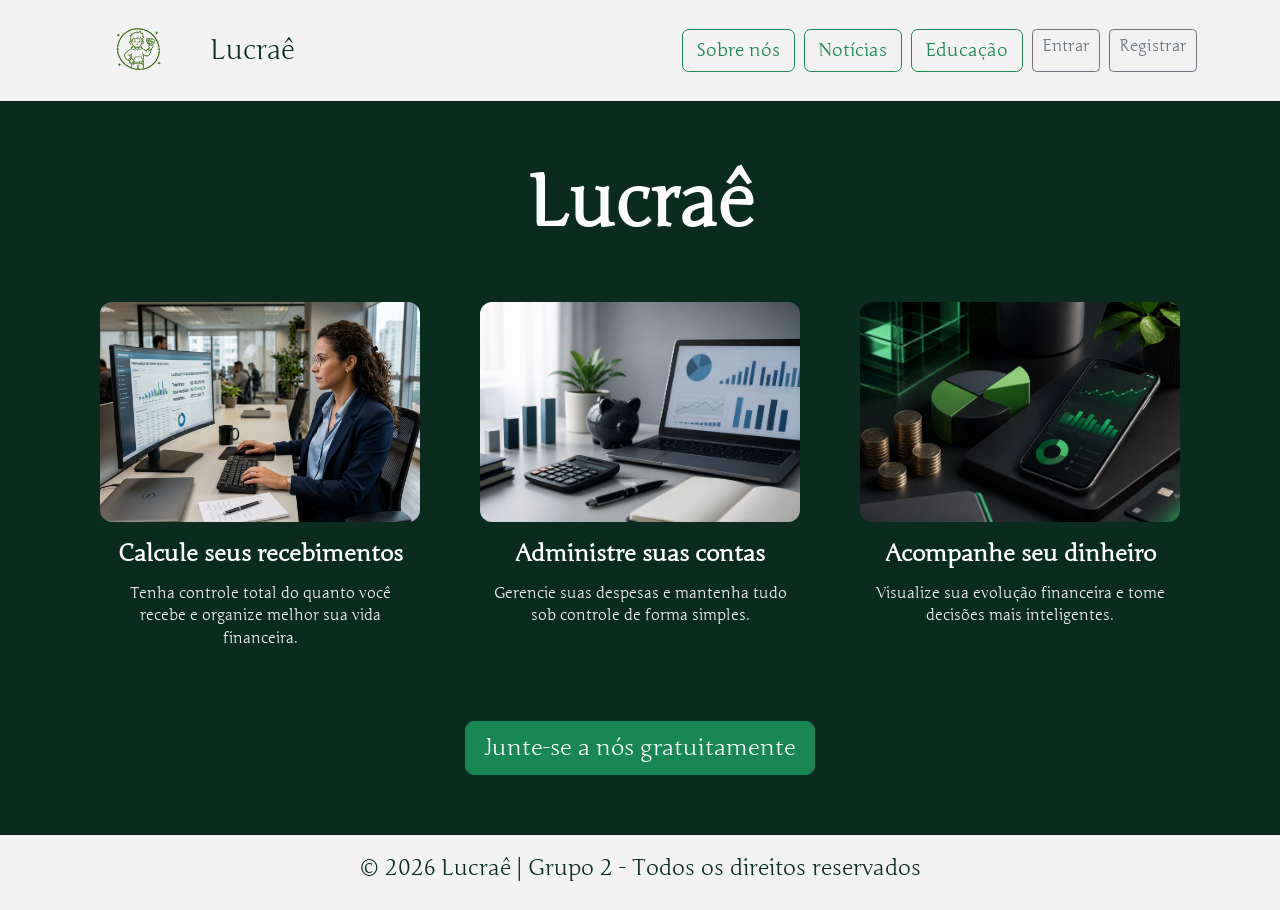
<file: codigo-fonte/index.html>
<!DOCTYPE html>
<html lang="pt-BR">

<head>
    <meta charset="UTF-8">
    <meta name="viewport" content="width=device-width, initial-scale=1.0">
    <title>Home</title>

    <link href="https://cdn.jsdelivr.net/npm/bootstrap@5.3.0/dist/css/bootstrap.min.css" rel="stylesheet">

    <link rel="preconnect" href="https://fonts.googleapis.com">
    <link rel="preconnect" href="https://fonts.gstatic.com" crossorigin>

    <link href="https://fonts.googleapis.com/css2?family=Junge&display=swap" rel="stylesheet">

    <link rel="stylesheet" href="css/global.css">

</head>
<body>
    <nav class="navbar navbar-expand-lg navbar-custom w-100">
        <div class="container">
            <a class="navbar-brand d-flex align-items-center" href="index.html">
                <img src="assets/img/logo/LogoVerde.png" alt="Lucraê" class="logo me-2">
                <span>Lucraê</span>
            </a>

            <div class="d-flex flex-wrap gap-2">
                <a href="about.html" class="btn btn-outline-success">Sobre nós</a>
                <a href="news.html" class="btn btn-outline-success">Notícias</a>
                <a href="education.html" class="btn btn-outline-success">Educação</a>
                <a href="login.html" class="btn btn-outline-secondary btn-sm">Entrar</a>
                <a href="register.html" class="btn btn-outline-secondary btn-sm">Registrar</a>
            </div>
        </div>
    </nav>

    <main class="main-content">

        <div class="content-box">

            <div class="container text-center">

                <div class="mb-5">
                    <h1 class="display-3 fw-bold">Lucraê</h1>
                </div>

                <div class="row justify-content-center g-4">

                    <div class="col-md-4">
                        <div class="feature-box">

                            <img src="assets/img/photos/Calcule_seus_recebimentos.png" class="feature-img" alt="Recebimentos">
                            <h5 class="mt-3">Calcule seus recebimentos</h5>
                            <p class="feature-text">
                                Tenha controle total do quanto você recebe
                                e organize melhor sua vida financeira.
                            </p>
                        </div>
                    </div>

                    <div class="col-md-4">
                        <div class="feature-box">

                            <img src="assets/img/photos/administre_suas_contas.png" class="feature-img" alt="Contas">
                            <h5 class="mt-3">Administre suas contas</h5>

                            <p class="feature-text">
                                Gerencie suas despesas e mantenha tudo
                                sob controle de forma simples.
                            </p>
                        </div>
                    </div>

                    <div class="col-md-4">
                        <div class="feature-box">

                            <img src="assets/img/photos/acompanhe_seu_dinheiro.png" class="feature-img" alt="Dinheiro">
                            <h5 class="mt-3">Acompanhe seu dinheiro</h5>

                            <p class="feature-text">
                                Visualize sua evolução financeira
                                e tome decisões mais inteligentes.
                            </p>
                        </div>
                    </div>

                </div>

                <div class="mt-5">
                    <a href="login.html" class="btn btn-success btn-lg">Junte-se a nós gratuitamente</a>
                </div>

            </div>
        </div>
    </main>
    <div id="footer"></div>
</body>
    <script src="https://cdn.jsdelivr.net/npm/bootstrap@5.3.0/dist/js/bootstrap.bundle.min.js"></script>
    <script src="js/components/footer.js"></script>
</html>
</file>
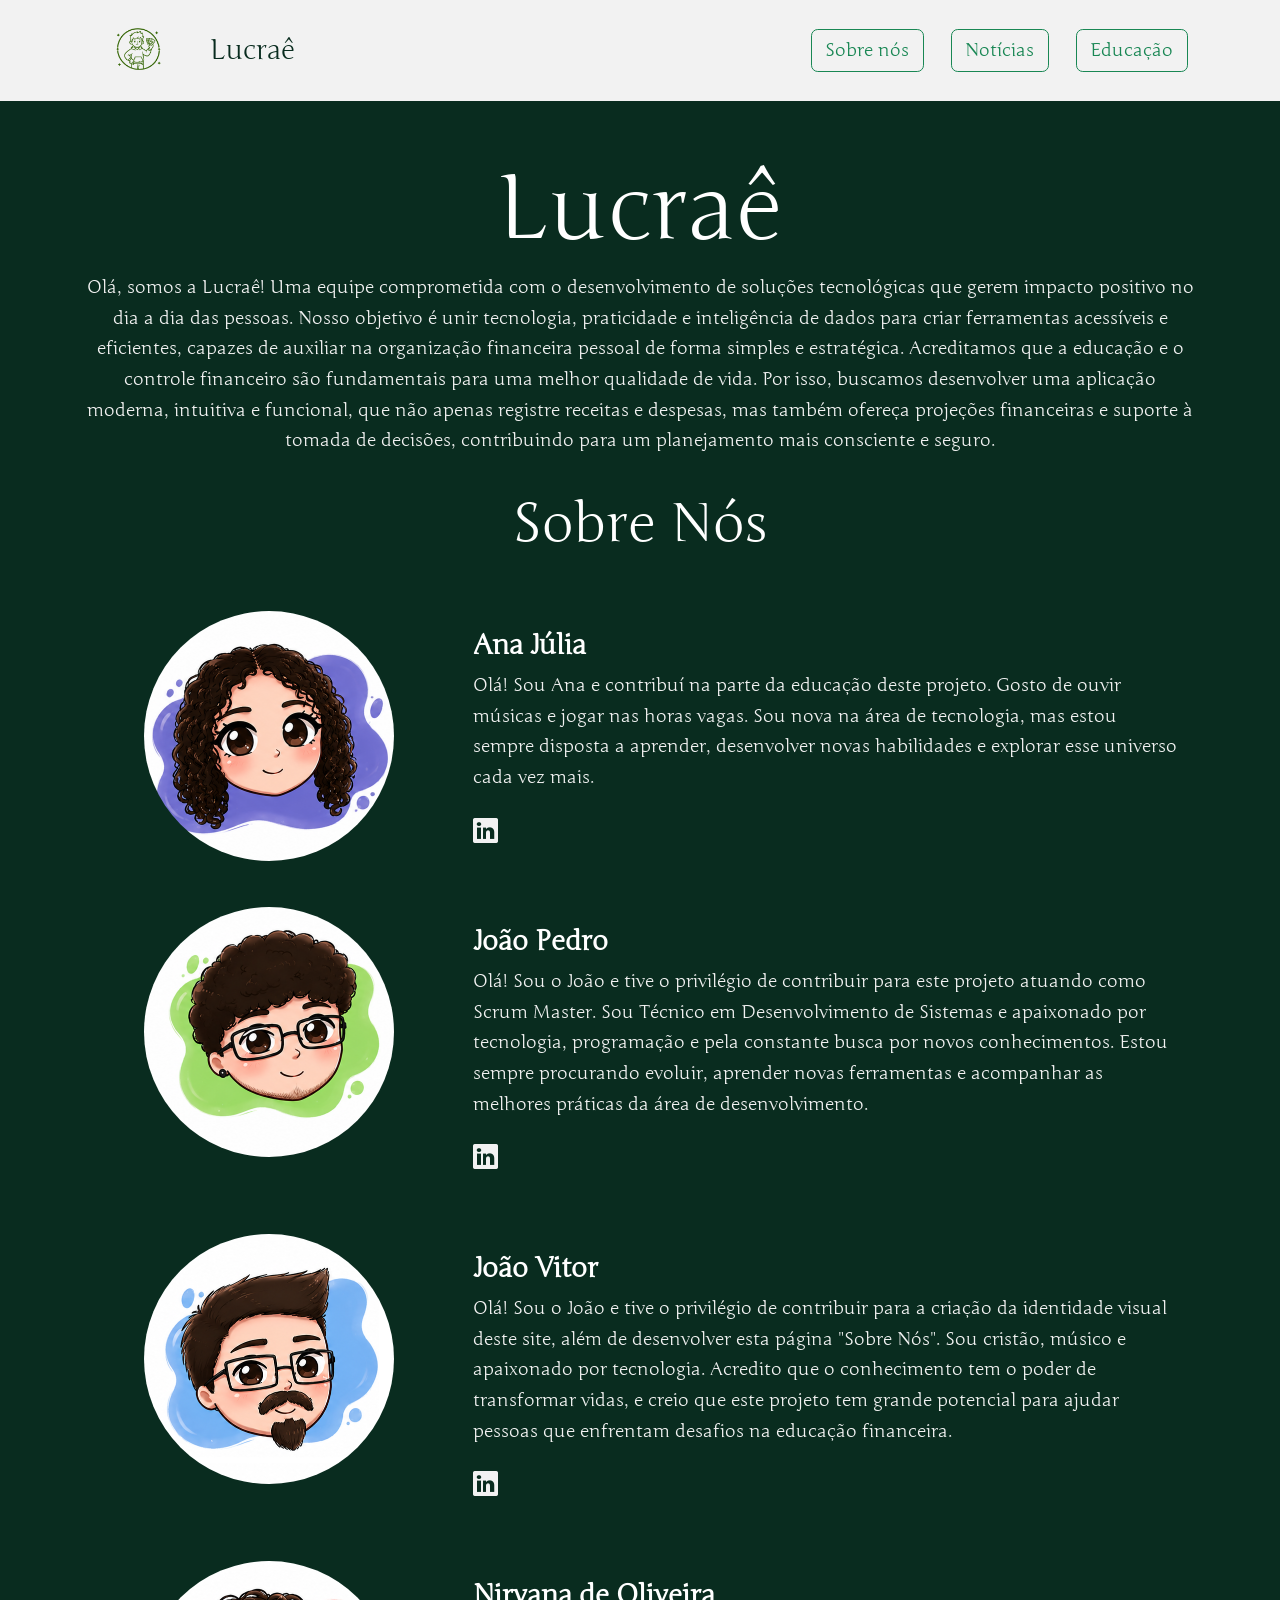
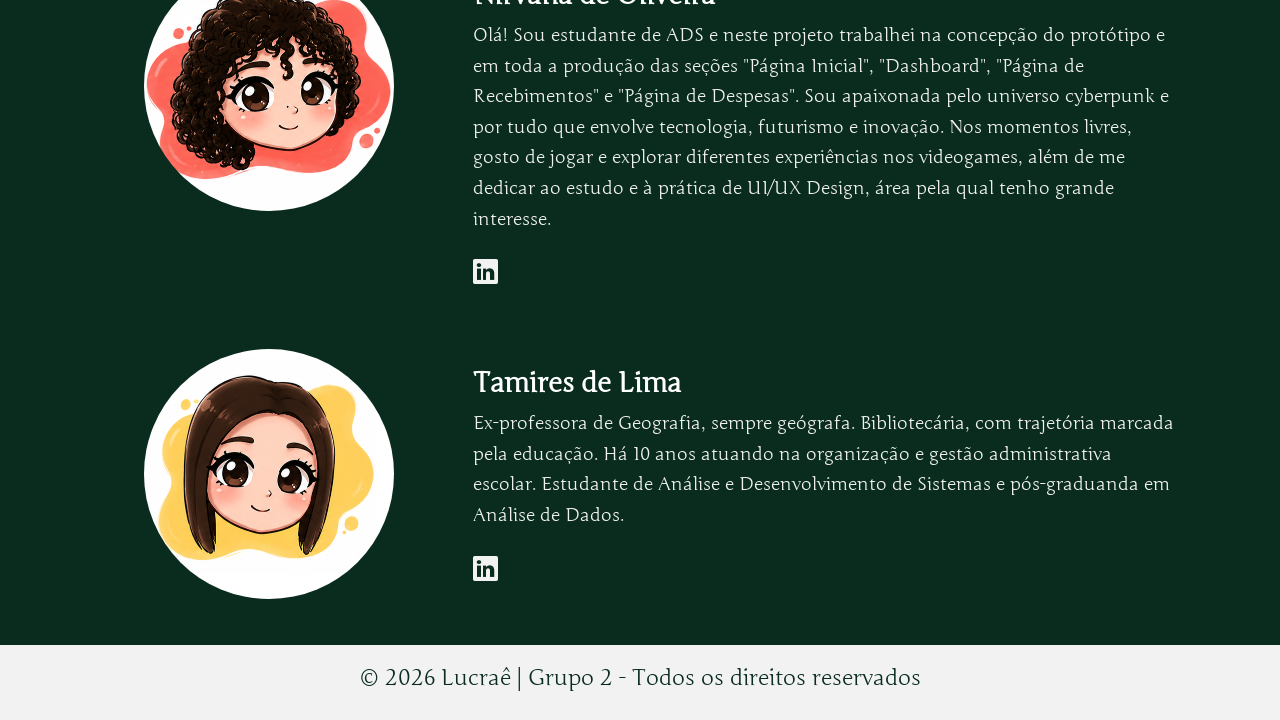
<file: codigo-fonte/about.html>
<!DOCTYPE html>
<html lang="pt-BR">

<head>
    <meta charset="UTF-8">
    <meta name="viewport" content="width=device-width, initial-scale=1.0">
    <title>Sobre nós</title>

    <link href="https://cdn.jsdelivr.net/npm/bootstrap@5.3.0/dist/css/bootstrap.min.css" rel="stylesheet">

    <link rel="preconnect" href="https://fonts.googleapis.com">
    <link rel="preconnect" href="https://fonts.gstatic.com" crossorigin>
    <link href="https://fonts.googleapis.com/css2?family=Junge&display=swap" rel="stylesheet">

    <link rel="stylesheet" href="https://cdn.jsdelivr.net/npm/bootstrap-icons@1.11.3/font/bootstrap-icons.min.css">
    <link rel="stylesheet" href="css/global.css">
</head>

<body>
    <div id="navbar"></div>
    <main class="container container-costum d-flex justify-content-center align-items-center">
        <div class="row">
            <div class="lucrae col-md-12">
                <h1 class="display-1 text-center mt-5">Lucraê</h1>
                <p class="mb-3 text-center">
                    Olá, somos a Lucraê! Uma equipe comprometida com o desenvolvimento de soluções tecnológicas que
                    gerem impacto positivo no dia a dia das pessoas. Nosso objetivo é unir tecnologia, praticidade e
                    inteligência de dados para criar ferramentas acessíveis e eficientes, capazes de auxiliar na
                    organização financeira pessoal de forma simples e estratégica. Acreditamos que a educação e o
                    controle financeiro são fundamentais para uma melhor qualidade de vida. Por isso, buscamos
                    desenvolver uma aplicação moderna, intuitiva e funcional, que não apenas registre receitas e
                    despesas, mas também ofereça projeções financeiras e suporte à tomada de decisões, contribuindo para
                    um planejamento mais consciente e seguro.
                </p>
            </div>
            <div class="col-md-12">
                <h1 class="display-5 text-center mb-5 mt-3">Sobre Nós</h1>
            </div>
            <div class="card-about card mb-3">
                <div class="row g-0">
                    <div class="col-md-4 text-center">
                        <img src="../codigo-fonte/assets/img/aboutIMG/Ana Júlia.png" class="fotoPerfil img-fluid rounded-circle"
                            alt="...">
                    </div>
                    <div class="col-md-8">
                        <div class="card-body">
                            <h5 class="card-title">Ana Júlia</h5>
                            <p class="card-text">Olá! Sou Ana e contribuí na parte da educação deste projeto. Gosto de ouvir músicas e jogar nas horas vagas. Sou nova na área de tecnologia, mas estou sempre disposta a aprender, desenvolver novas habilidades e explorar esse universo cada vez mais.</p>
                            <p>
                                <a class="social_links" href="https://www.linkedin.com/in/ana-júlia-cerqueira-102b9a382"
                                    target="_blank">
                                    <i class="bi bi-linkedin imgSocial"></i>
                                </a>
                            </p>
                        </div>
                    </div>
                </div>
            </div>

            <div class="card-about card mb-3">
                <div class="row g-0">
                    <div class="col-md-4 text-center">
                        <img src="../codigo-fonte/assets/img/aboutIMG/João Pedro.png" class="fotoPerfil img-fluid rounded-circle"
                            alt="...">
                    </div>
                    <div class="col-md-8">
                        <div class="card-body">
                            <h5 class="card-title">João Pedro</h5>
                            <p class="card-text">Olá! Sou o João e tive o privilégio de contribuir para este projeto atuando
                                como Scrum Master. Sou Técnico em Desenvolvimento de Sistemas e apaixonado por tecnologia,
                                programação e pela constante busca por novos conhecimentos. Estou sempre procurando evoluir,
                                aprender novas ferramentas e acompanhar as melhores práticas da área de desenvolvimento.</p>
                            <p>
                                <a class="social_links" href="https://www.linkedin.com/in/jpalmeida0913/"
                                    target="_blank">
                                    <i class="bi bi-linkedin imgSocial"></i>
                                </a>
                            </p>
                        </div>
                    </div>
                </div>
            </div>

            <div class="card-about card mb-3">
                <div class="row g-0">
                    <div class="col-md-4 text-center">
                        <img src="../codigo-fonte/assets/img/aboutIMG/João Vitor.png"
                            class="fotoPerfil img-fluid rounded-circle" alt="...">
                    </div>
                    <div class="col-md-8">
                        <div class="card-body">
                            <h5 class="card-title">João Vitor</h5>
                            <p class="card-text">Olá! Sou o João e tive o privilégio de contribuir para a criação da
                                identidade visual deste site, além de desenvolver esta página "Sobre Nós". Sou cristão,
                                músico e apaixonado por tecnologia. Acredito que o conhecimento tem o poder de
                                transformar vidas, e creio que este projeto tem grande potencial para ajudar pessoas que
                                enfrentam desafios na educação financeira.
                            </p>
                            <p>
                                <a class="social_links"
                                    href="https://www.linkedin.com/in/joão-vitor-2061a91b9?utm_source=share_via&utm_content=profile&utm_medium=member_android"
                                    target="_blank">
                                    <i class="bi bi-linkedin imgSocial"></i>
                                </a>
                            </p>
                        </div>
                    </div>
                </div>
            </div>

            <div class="card-about card mb-3">
                <div class="row g-0">
                    <div class="col-md-4 text-center">
                        <img src="../codigo-fonte/assets/img/aboutIMG/Nirvana de Oliveira.png" class="fotoPerfil img-fluid rounded-circle"
                            alt="...">
                    </div>
                    <div class="col-md-8">
                        <div class="card-body">
                            <h5 class="card-title">Nirvana de Oliveira</h5>
                            <p class="card-text">Olá! Sou estudante de ADS e neste projeto trabalhei na concepção do protótipo e em toda a produção das seções "Página Inicial", "Dashboard", "Página de Recebimentos" e "Página de Despesas". 
                                Sou apaixonada pelo universo cyberpunk e por tudo que envolve tecnologia, futurismo e inovação. 
                                Nos momentos livres, gosto de jogar e explorar diferentes experiências nos videogames, além de me dedicar ao estudo e à prática de UI/UX Design, área pela qual tenho grande interesse.
                            </p>
                            <p>
                                <a class="social_links" href="https://www.linkedin.com/in/nrvnoliveira/"
                                    target="_blank">
                                    <i class="bi bi-linkedin imgSocial"></i>
                                </a>
                            </p>
                        </div>
                    </div>
                </div>
            </div>

            <div class="card-about card mb-3">
                <div class="row g-0">
                    <div class="col-md-4 text-center">
                        <img src="../codigo-fonte/assets/img/aboutIMG/Tamires de Lima.png" class="fotoPerfil img-fluid rounded-circle"
                            alt="...">
                    </div>
                    <div class="col-md-8">
                        <div class="card-body">
                            <h5 class="card-title">Tamires de Lima</h5>
                            <p class="card-text">Ex-professora de Geografia, sempre geógrafa.
                                Bibliotecária, com trajetória marcada pela educação.
                                Há 10 anos atuando na organização e gestão administrativa escolar.
                                Estudante de Análise e Desenvolvimento de Sistemas e pós-graduanda em Análise de Dados.
                            </p>
                            <p>
                                <a class="social_links" href="https://www.linkedin.com/in/tamires-lima-leite"
                                    target="_blank">
                                    <i class="bi bi-linkedin imgSocial"></i>
                                </a>
                            </p>
                        </div>
                    </div>
                </div>
            </div>

        </div>
    </main>
    <div id="footer"></div>
</body>
<script src="https://cdn.jsdelivr.net/npm/bootstrap@5.3.0/dist/js/bootstrap.bundle.min.js"></script>
<script src="js/components/navbar.js"></script>
<script src="js/components/footer.js"></script>

</html>
</file>
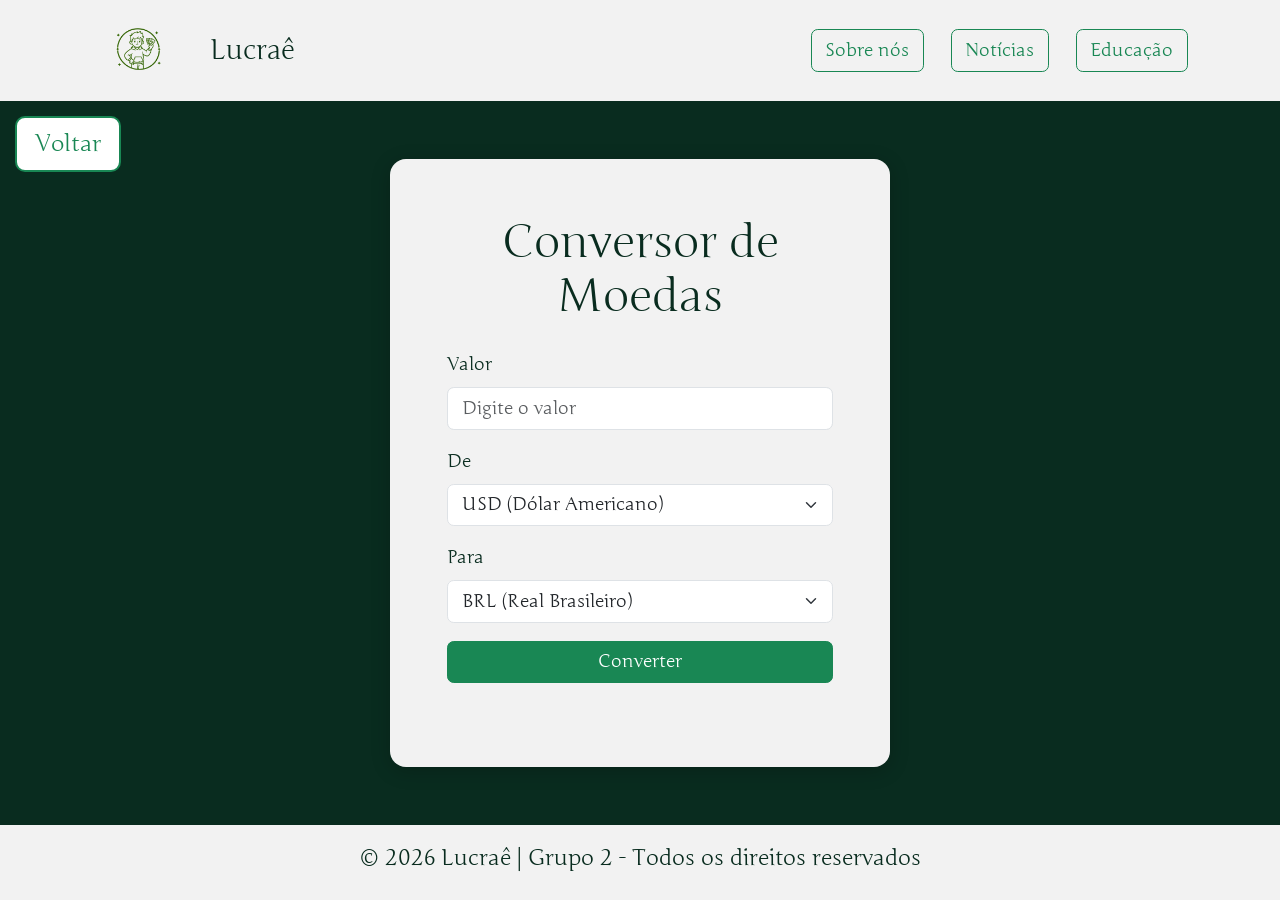
<file: codigo-fonte/converter-form.html>
<!DOCTYPE html>
<html lang="pt-BR">
<head>

    <meta charset="UTF-8">

    <meta
        name="viewport"
        content="width=device-width, initial-scale=1.0"
    >

    <title>Converter</title>

    <link href="https://cdn.jsdelivr.net/npm/bootstrap@5.3.0/dist/css/bootstrap.min.css" rel="stylesheet">
    <link rel="preconnect" href="https://fonts.googleapis.com">
    <link rel="preconnect" href="https://fonts.gstatic.com" crossorigin>
    <link href="https://fonts.googleapis.com/css2?family=Junge&display=swap" rel="stylesheet">

    <link
        rel="stylesheet"
        href="css/global.css"
    >

</head>

<body>
    <div id="navbar"></div>
    <main
        class="main-content d-flex justify-content-center align-items-center position-relative py-5"
    >
        <a
            href="dashboard.html"
            class="btn btn-success btn-lg top-left-btn"
        >
            Voltar
        </a>

        <div class="converter-card">

            <form
                id="currencyForm"
                class="p-4"
            >

                <h1 class="text-center mb-4">
                    Conversor de Moedas
                </h1>
                <div class="mb-3">

                    <label class="form-label">
                        Valor
                    </label>

                    <input
                        type="number"
                        id="amount"
                        class="form-control"
                        placeholder="Digite o valor"
                    >

                </div>

                <div class="mb-3">

                    <label class="form-label">
                        De
                    </label>

                    <select
                        id="fromCurrency"
                        class="form-select"
                    >
                    </select>

                </div>

                <div class="mb-3">

                    <label class="form-label">
                        Para
                    </label>

                    <select
                        id="toCurrency"
                        class="form-select"
                    >
                    </select>

                </div>

                <button
                    type="submit"
                    class="btn btn-success w-100"
                >
                    Converter
                </button>

                <div
                    class="result-box mt-4 text-center"
                >

                    <div id="result"></div>

                </div>

            </form>

        </div>

    </main>


    <div id="footer"></div>


</body>
<script src="https://cdn.jsdelivr.net/npm/bootstrap@5.3.0/dist/js/bootstrap.bundle.min.js"></script>
<script src="js/components/navbar.js"></script>
<script src="js/components/footer.js"></script>
<script src="js/pages/converter-form.js"></script>

</html>
</file>
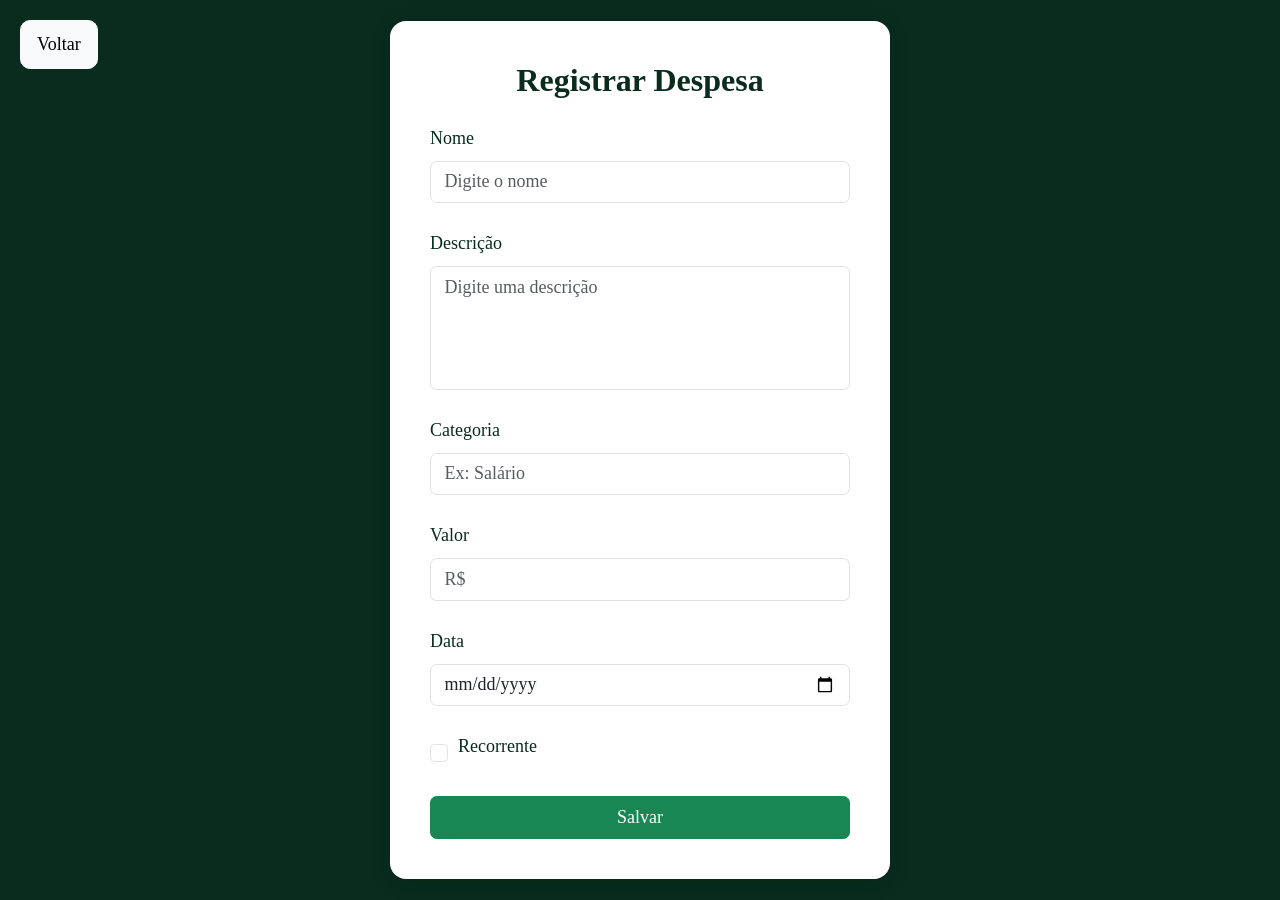
<file: codigo-fonte/expense-form.html>
<!DOCTYPE html>
<html lang="pt-BR">

<head>

    <meta charset="UTF-8">

    <meta name="viewport"
          content="width=device-width, initial-scale=1.0">

    <title>Formulário</title>

    <link
        href="https://cdn.jsdelivr.net/npm/bootstrap@5.3.0/dist/css/bootstrap.min.css"
        rel="stylesheet"
    >

    <link rel="stylesheet" href="css/global.css">

    <link rel="stylesheet" href="css/forms.css">

</head>

<body>

    <main class="container d-flex justify-content-center align-items-center min-vh-100">

        <a href="dashboard.html"
           class="btn btn-light back-button">

            Voltar

        </a>

        <div class="form-card">

            <form id="formularios">

                <h1 class="form-title text-center">

                    Registrar Despesa

                </h1>

                <div class="mb-4">

                    <label for="nome" class="form-label">
                        Nome
                    </label>

                    <input
                        type="text"
                        id="nome"
                        class="form-control"
                        placeholder="Digite o nome"
                        required
                    >

                </div>


                <div class="mb-4">

                    <label for="descricao" class="form-label">
                        Descrição
                    </label>

                    <textarea
                        id="descricao"
                        class="form-control"
                        rows="4"
                        placeholder="Digite uma descrição"
                        required
                    ></textarea>

                </div>


                <div class="mb-4">

                    <label for="categoria" class="form-label">
                        Categoria
                    </label>

                    <input
                        type="text"
                        id="categoria"
                        class="form-control"
                        placeholder="Ex: Salário"
                        required
                    >

                </div>


                <div class="mb-4">

                    <label for="valor" class="form-label">
                        Valor
                    </label>

                    <input
                        type="number"
                        id="valor"
                        class="form-control"
                        placeholder="R$"
                        step="0.01"
                        required
                    >

                </div>


                <div class="mb-4">

                    <label for="dataRecorrente" class="form-label">
                        Data
                    </label>

                    <input
                        type="date"
                        id="dataRecorrente"
                        class="form-control"
                        required
                    >

                </div>


                <div class="mb-4 checkbox-area">

                    <input
                        type="checkbox"
                        id="recorrente"
                        class="form-check-input"
                    >

                    <label
                        for="recorrente"
                        class="form-label"
                    >

                        Recorrente

                    </label>

                </div>


                <button
                    type="submit"
                    class="btn btn-success w-100"
                >

                    Salvar

                </button>

            </form>

        </div>

    </main>

</body>

<script src="js/pages/expense-form.js"></script>

</html>
</file>
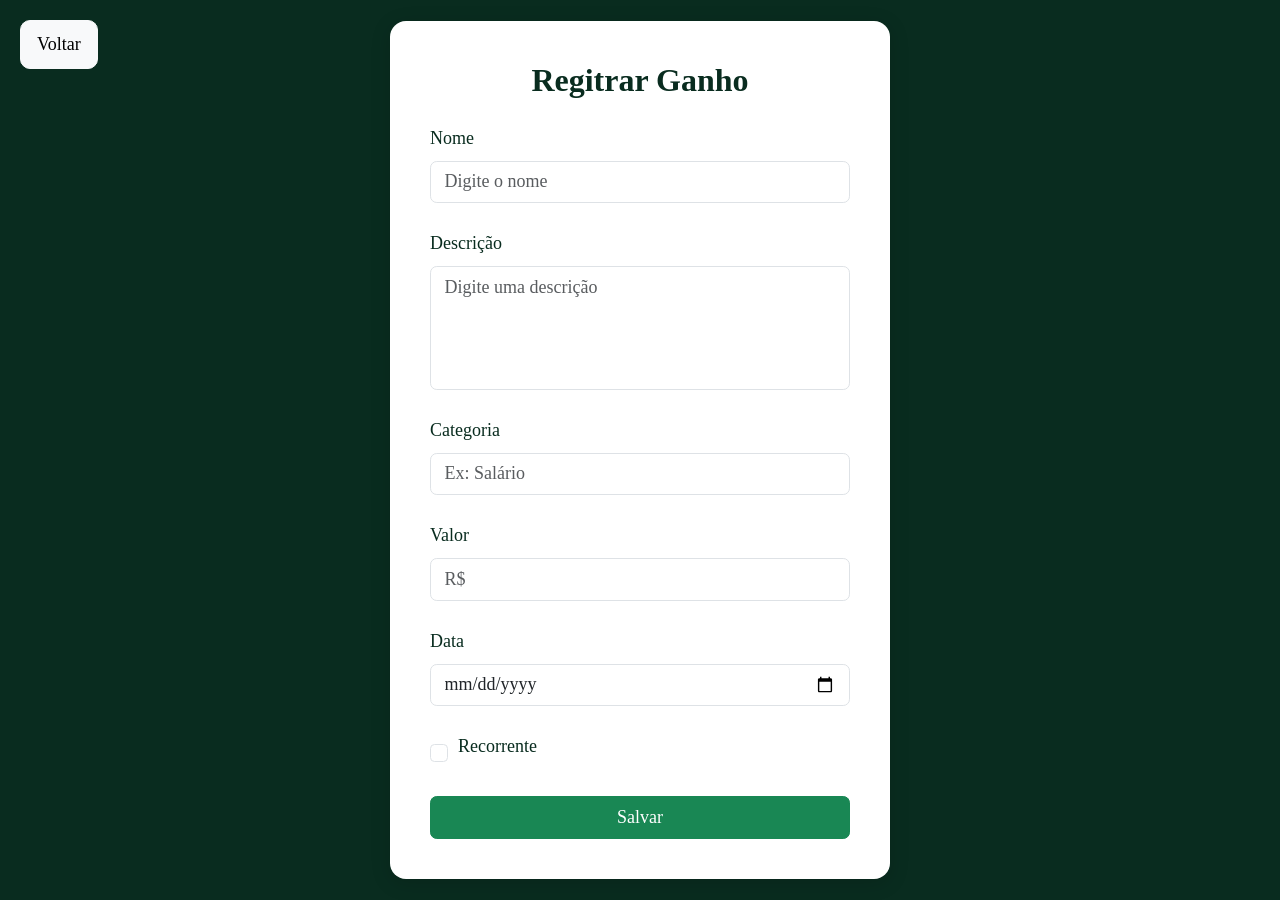
<file: codigo-fonte/income-form.html>
<!DOCTYPE html>
<html lang="pt-BR">

<head>

    <meta charset="UTF-8">

    <meta name="viewport"
          content="width=device-width, initial-scale=1.0">

    <title>Formulário</title>

    <link
        href="https://cdn.jsdelivr.net/npm/bootstrap@5.3.0/dist/css/bootstrap.min.css"
        rel="stylesheet"
    >

    <link rel="stylesheet" href="css/global.css">

    <link rel="stylesheet" href="css/forms.css">

</head>

<body>

    <main class="container d-flex justify-content-center align-items-center min-vh-100">

        <a href="dashboard.html"
           class="btn btn-light back-button">

            Voltar

        </a>

        <div class="form-card">

            <form id="formularios">

                <h1 class="form-title text-center">

                    Regitrar Ganho

                </h1>

                <div class="mb-4">

                    <label for="nome" class="form-label">
                        Nome
                    </label>

                    <input
                        type="text"
                        id="nome"
                        class="form-control"
                        placeholder="Digite o nome"
                        required
                    >

                </div>


                <div class="mb-4">

                    <label for="descricao" class="form-label">
                        Descrição
                    </label>

                    <textarea
                        id="descricao"
                        class="form-control"
                        rows="4"
                        placeholder="Digite uma descrição"
                        required
                    ></textarea>

                </div>


                <div class="mb-4">

                    <label for="categoria" class="form-label">
                        Categoria
                    </label>

                    <input
                        type="text"
                        id="categoria"
                        class="form-control"
                        placeholder="Ex: Salário"
                        required
                    >

                </div>


                <div class="mb-4">

                    <label for="valor" class="form-label">
                        Valor
                    </label>

                    <input
                        type="number"
                        id="valor"
                        class="form-control"
                        placeholder="R$"
                        step="0.01"
                        required
                    >

                </div>


                <div class="mb-4">

                    <label for="dataRecorrente" class="form-label">
                        Data
                    </label>

                    <input
                        type="date"
                        id="dataRecorrente"
                        class="form-control"
                        required
                    >

                </div>


                <div class="mb-4 checkbox-area">

                    <input
                        type="checkbox"
                        id="recorrente"
                        class="form-check-input"
                    >

                    <label
                        for="recorrente"
                        class="form-label"
                    >

                        Recorrente

                    </label>

                </div>


                <button
                    type="submit"
                    class="btn btn-success w-100"
                >

                    Salvar

                </button>

            </form>

        </div>

    </main>

</body>

<script src="js/pages/income-form.js"></script>

</html>
</file>
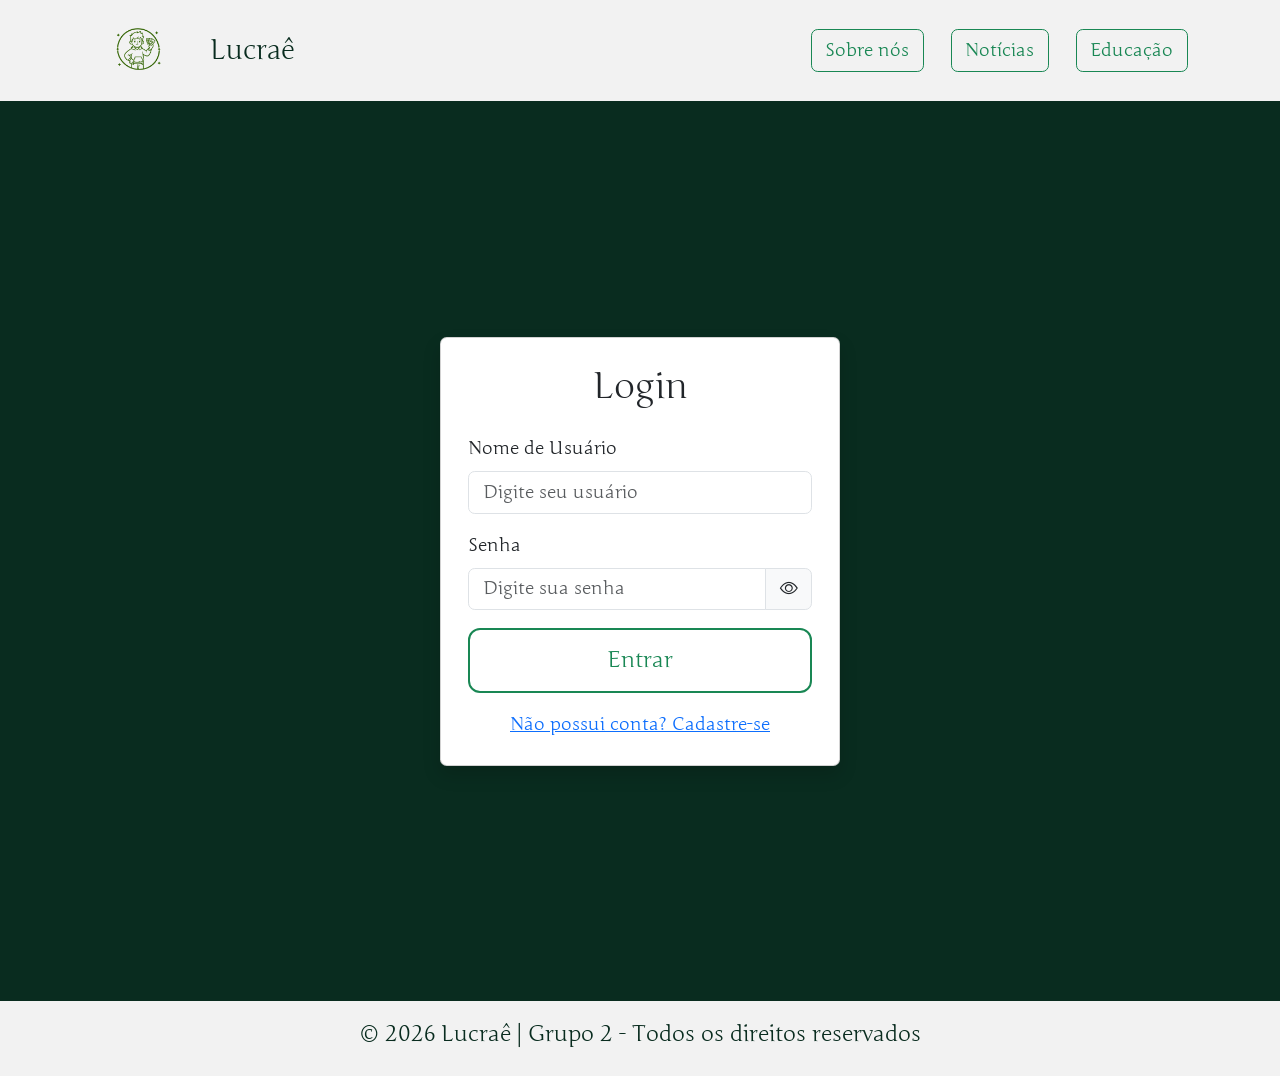
<file: codigo-fonte/login.html>
<!DOCTYPE html>
<html lang="pt-BR">

<head>
    <meta charset="UTF-8">
    <meta name="viewport" content="width=device-width, initial-scale=1.0">
    <title>Login</title>

    <link href="https://cdn.jsdelivr.net/npm/bootstrap@5.3.0/dist/css/bootstrap.min.css"
          rel="stylesheet">

    <link href="https://cdn.jsdelivr.net/npm/bootstrap-icons/font/bootstrap-icons.css"
          rel="stylesheet">

    <link rel="preconnect"
          href="https://fonts.googleapis.com">

    <link rel="preconnect"
          href="https://fonts.gstatic.com"
          crossorigin>

    <link href="https://fonts.googleapis.com/css2?family=Junge&display=swap"
          rel="stylesheet">

    <link rel="stylesheet" href="css/global.css">
    <link rel="stylesheet" href="css/forms.css">
</head>

<body>

    <div id="navbar"></div>

    <div class="container d-flex justify-content-center align-items-center vh-100">

        <div class="card shadow p-4"
             style="max-width: 400px; width: 100%;">

            <h2 class="text-center mb-4">
                Login
            </h2>

            <form id="loginForm">

                <div class="mb-3">
                    <label for="username"
                           class="form-label">
                        Nome de Usuário
                    </label>

                    <input type="text"
                           class="form-control"
                           id="username"
                           placeholder="Digite seu usuário"
                           required>
                </div>

                <div class="mb-3">

                    <label for="password"
                           class="form-label">
                        Senha
                    </label>

                    <div class="input-group">

                        <input type="password"
                               class="form-control"
                               id="password"
                               placeholder="Digite sua senha"
                               required>

                        <span class="input-group-text"
                              id="togglePassword"
                              style="cursor: pointer;">

                            <i class="bi bi-eye"></i>

                        </span>

                    </div>

                </div>

                <button type="submit"
                        class="btn custom-dashboard-btn w-100">
                    Entrar
                </button>

            </form>

            <div class="text-center mt-3">
                <a href="register.html">
                    Não possui conta? Cadastre-se
                </a>
            </div>

        </div>

    </div>

    <div id="footer"></div>

    <script src="js/components/navbar.js"></script>
    <script src="js/components/footer.js"></script>
    <script src="js/services/auth.js"></script>
    <script src="js/pages/login.js"></script>

    <script src="https://cdn.jsdelivr.net/npm/bootstrap@5.3.0/dist/js/bootstrap.bundle.min.js"></script>

    <script>
        document.addEventListener("DOMContentLoaded", () => {

            const passwordInput =
                document.getElementById("password");

            const togglePassword =
                document.getElementById("togglePassword");

            const icon =
                togglePassword.querySelector("i");

            togglePassword.addEventListener("click", () => {

                const isPassword =
                    passwordInput.type === "password";

                passwordInput.type =
                    isPassword ? "text" : "password";

                icon.classList.toggle("bi-eye");
                icon.classList.toggle("bi-eye-slash");

            });

        });
    </script>

</body>

</html>
</file>
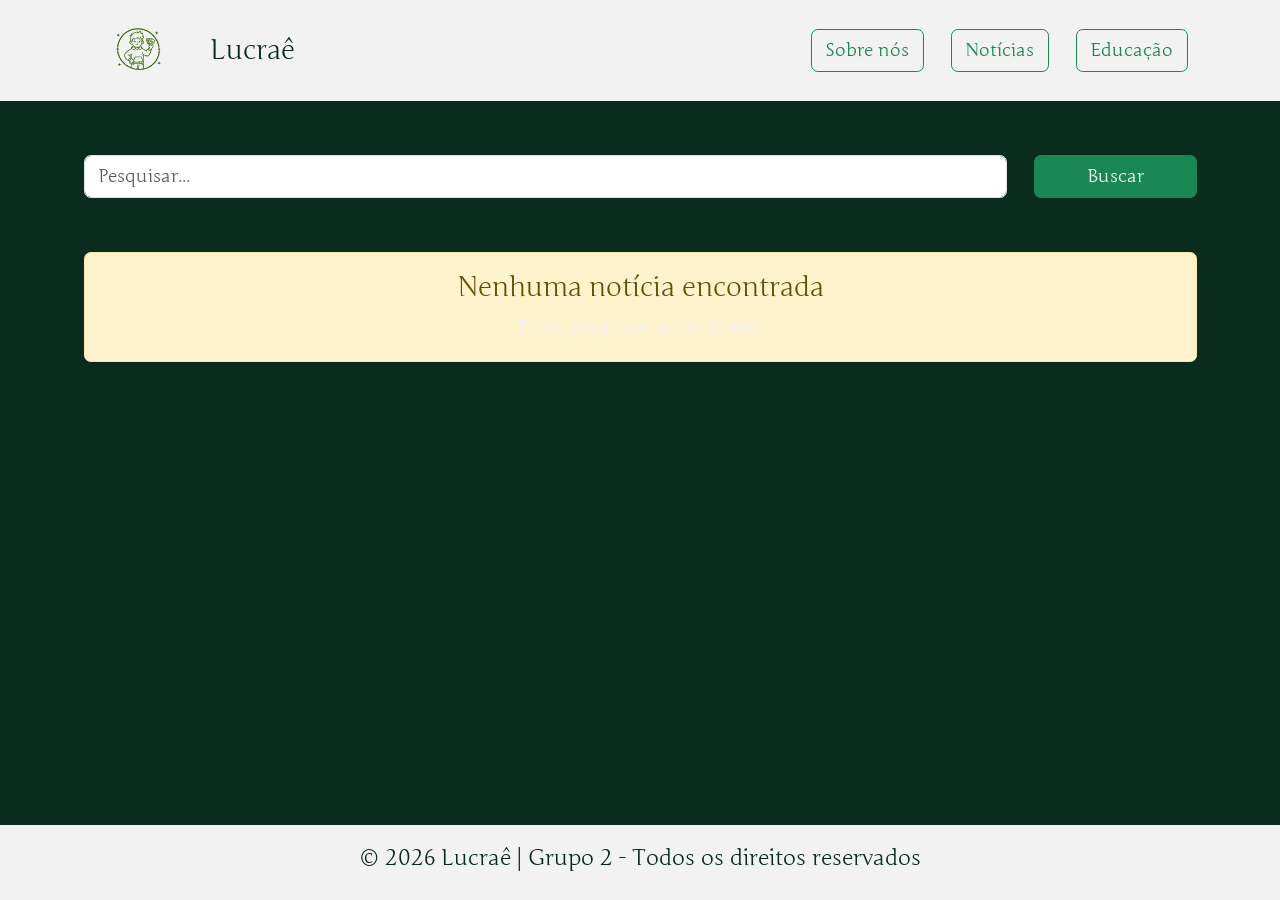
<file: codigo-fonte/news.html>
<!DOCTYPE html>
<html lang="pt-BR">
<head>

    <meta charset="UTF-8">
    <meta name="viewport" content="width=device-width, initial-scale=1.0">

    <title>Notícias Financeiras</title>


    <link href="https://cdn.jsdelivr.net/npm/bootstrap@5.3.0/dist/css/bootstrap.min.css" rel="stylesheet">
    
    <link rel="preconnect" href="https://fonts.googleapis.com">
    <link rel="preconnect" href="https://fonts.gstatic.com" crossorigin>
    <link href="https://fonts.googleapis.com/css2?family=Junge&display=swap" rel="stylesheet">
    
    <link rel="stylesheet" href="css/global.css">

</head>

<body>

    <div id="container">

        <div id="navbar"></div>

        <main>

            <div class="container py-5">

                <div class="row mb-5">

                    <div class="col-md-10 mb-3 mb-md-0">

                        <input
                            type="text"
                            id="searchInput"
                            class="form-control"
                            placeholder="Pesquisar..."
                        >

                    </div>

                    <div class="col-md-2">

                        <button
                            class="btn btn-success w-100"
                            onclick="buscarNoticias()"
                        >
                            Buscar
                        </button>

                    </div>

                </div>

                <div id="loading"></div>

                <div
                    class="row g-4"
                    id="newsContainer"
                ></div>

            </div>

        </main>

        <div id="footer"></div>

    </div>

</body>
<script src="https://cdn.jsdelivr.net/npm/bootstrap@5.3.0/dist/js/bootstrap.bundle.min.js"></script>
<script src="js/components/navbar.js"></script>
<script src="js/components/footer.js"></script>
<script src="js/pages/news.js"></script>
</html>
</file>
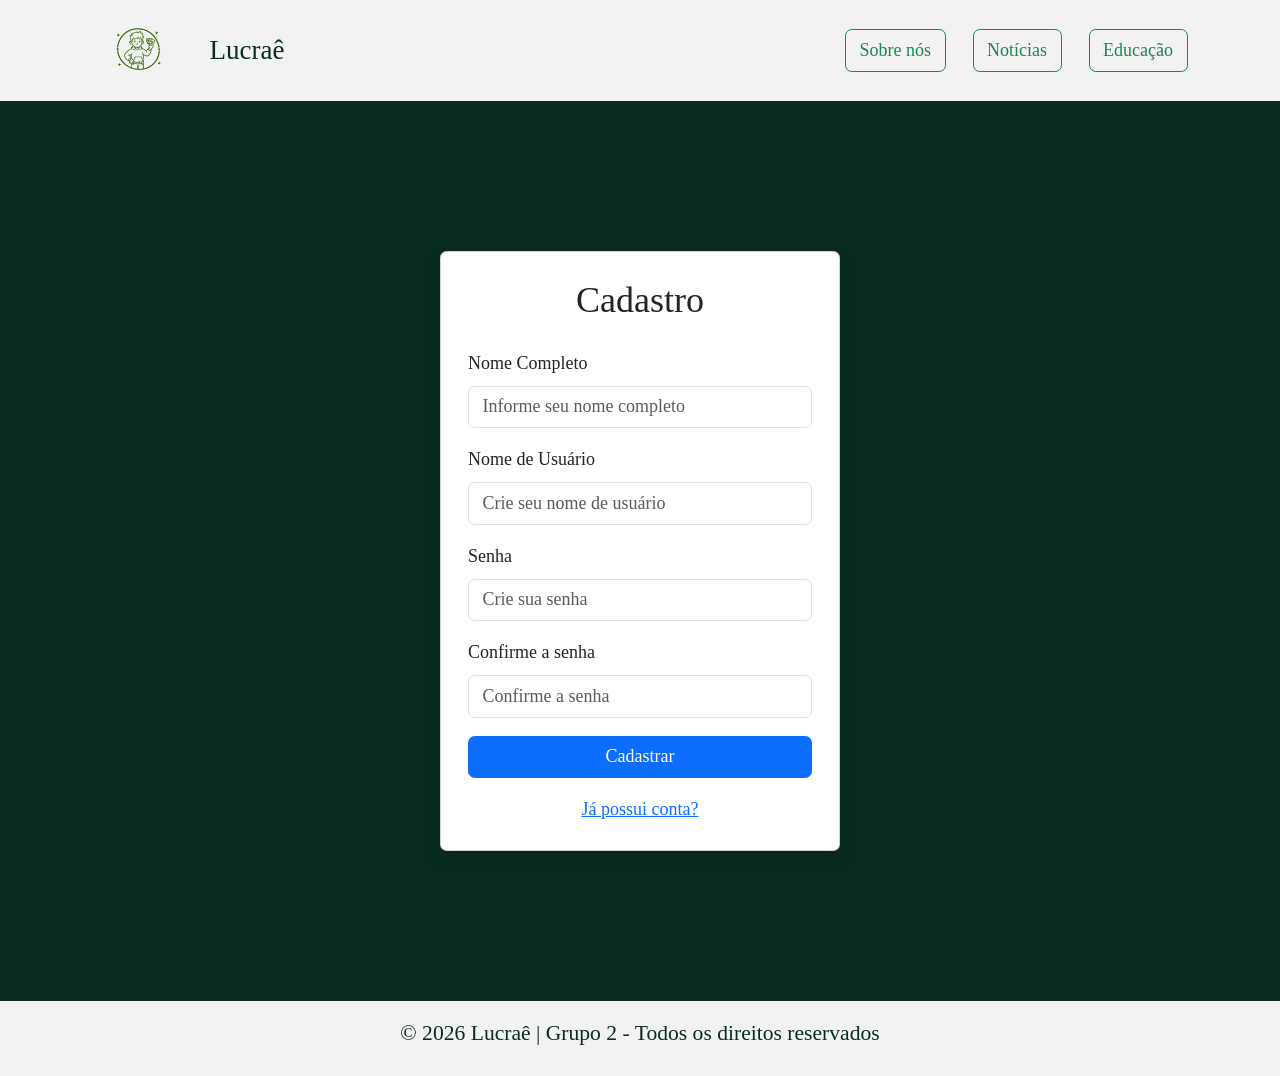
<file: codigo-fonte/register.html>
<!DOCTYPE html>
<html lang="pt-BR">

<head>
    <meta charset="UTF-8">
    <meta name="viewport" content="width=device-width, initial-scale=1.0">
    <title>Página de Cadastro</title>

    <link href="https://cdn.jsdelivr.net/npm/bootstrap@5.3.0/dist/css/bootstrap.min.css" rel="stylesheet">
    <link rel="stylesheet" href="css/global.css">
    <link rel="stylesheet" href="css/forms.css">
</head>

<body>
    <div id="navbar"></div>
    <div class="container d-flex justify-content-center align-items-center vh-100">
        <div class="card shadow p-4" style="max-width: 400px; width: 100%;">
            <h2 class="text-center mb-4">Cadastro</h2>
            <form id="cadastroForm">
                <div class="mb-3">
                    <label for="fullname" class="form-label">Nome Completo</label>
                    <input type="text" class="form-control" id="fullname" placeholder="Informe seu nome completo"
                        required>
                </div>
                <div class="mb-3">
                    <label for="username" class="form-label">Nome de Usuário</label>
                    <input type="text" class="form-control" id="username" placeholder="Crie seu nome de usuário"
                        required>
                </div>
                <div class="mb-3">
                    <label for="password" class="form-label">Senha</label>
                    <input type="password" class="form-control" id="password" placeholder="Crie sua senha" required>
                </div>
                <div class="mb-3">
                    <label for="confirmPassword" class="form-label">Confirme a senha</label>
                    <input type="password" class="form-control" id="confirmPassword" placeholder="Confirme a senha"
                        required>
                </div>
                <button type="submit" class="btn btn-primary w-100">Cadastrar</button>
            </form>
            <div class="text-center mt-3">
                <a href="login.html">Já possui conta?</a>
            </div>
        </div>
    </div>

    <div id="footer"></div>
    <script src="js/components/navbar.js"></script>
    <script src="js/components/footer.js"></script>
    <script src="js/services/auth.js"></script>
    <script src="js/pages/register.js"></script>
    <script src="https://cdn.jsdelivr.net/npm/bootstrap@5.3.0/dist/js/bootstrap.bundle.min.js"></script>
</body>
</html>
</file>
<file: codigo-fonte/css/global.css>
html,
body {
    min-height: 100vh;
    display: flex;
    flex-direction: column;
    background-color: #092c1f;
    font-family: 'Junge', serif;
    font-size: 18px;
    color: #ffffff;
}

main {
    flex: 1;
}

#container{
    min-height:100vh;
    display:flex;
    flex-direction:column;
}

.navbar-custom {
    background-color: #f2f2f2;
    padding: 10px 0;
}


.navbar-custom .navbar-brand {
    display: flex;
    align-items: center;
    gap: 12px;
    color: #092c1f;
    text-decoration: none;
    font-size: 1.5rem;
}

.navbar-toggler {
    border: 1px solid #198754;
}

.navbar-toggler:focus {
    box-shadow: none;
}

.navbar-toggler-icon {
    filter: invert(34%) sepia(98%) saturate(370%) hue-rotate(100deg);
}

/* RESPONSIVIDADE */
@media (max-width: 991px) {

    .navbar-nav {
        margin-top: 15px;
        width: 100%;

        display: flex;
        flex-direction: row;
        justify-content: center;
        gap: 10px;
        flex-wrap: wrap; /* quebra linha se faltar espaço */
    }

    .nav-link {
        width: 25%;
        margin: 0 auto;
    }

    .nav-link button {
        width: auto;
        padding: 8px 16px;
    }

    .navbar-brand {
        font-size: 1.2rem;
    }

    .logo {
        height: 55px;
    }
}

.logo,
.title-logo {
    height: 70px;
    width: auto;
    object-fit: contain;
}


.footer-custom {
    background-color: #f2f2f2;
    color: #092c1f;
    text-align: center;
    padding: 20px;
}


.main-content {
    flex: 1;
    padding: 60px 0;
}


.feature-box {
    max-width: 320px;
    margin: 0 auto;
    text-align: center;
}


.feature-img {
    width: 100%;
    height: 220px;
    object-fit: cover;
    border-radius: 12px;
}


.feature-text {
    margin-top: 15px;
    padding: 0 10px;
    font-size: 15px;
    line-height: 1.5;
}


h1 {
    font-size: 2.5rem;
}


h3 {
    font-size: 1.2rem;
    color: #092c1f;
}


h5 {
    font-weight: bold;
}


p {
    color: #f2f2f2;
    line-height: 1.7;
}


.custom-btn {
    border-radius: 8px;
    background-color: #f2f2f2;
    color: #092c1f;
    border: 1px solid #198754;
    transition: 0.2s;
}


.custom-btn:hover {
    background-color: #198754;
    color: #ffffff;
}


.card-about {
    background-color: transparent;
    border: 1px solid rgba(255,255,255,0.1);
    border-radius: 16px;
    overflow: hidden;
    transition: transform 0.3s;
}


.card-about:hover {
    transform: translateY(-5px);
}


.card-about .card-title {
    color: #ffffff;
    font-size: 1.5rem;
}


.card-about .card-text {
    color: #f2f2f2;
    line-height: 1.7;
}


.object-fit-cover {
    object-fit: cover;
}


.container-custom {
    padding: 40px 0;
}


.back-button {
    position: fixed;
    top: 20px;
    left: 20px;
    z-index: 1050;
    padding: 10px 16px;
    border-radius: 10px;
}
.dashboard-title {
    font-size: 3rem;
    font-weight: bold;
    color: #ffffff;
}
.dashboard-buttons {
    gap: 100px;
}

.custom-dashboard-btn {
    background-color: #ffffff;
    color: #198754;
    border: 2px solid #198754;

    font-family: 'Junge', serif;
    font-size: 1.2rem;

    padding: 14px 24px;
    border-radius: 12px !important;

    transition: 0.2s ease;
}

.custom-dashboard-btn:hover {
    background-color: #198754;
    color: #ffffff;
}
.news-card {
    border: none;
    border-radius: 16px;

    background-color: #f2f2f2;

    padding: 10px;
}

.news-card .card-title {
    color: #000000;

    font-family: 'Junge', serif;

    font-size: 1.8rem;

    font-weight: bold;
}

.news-card .card-text {
    color: #000000;

    line-height: 1.7;
}
.dashboard-chart-card {

    background-color: #f2f2f2;

    border-radius: 24px;

    padding: 35px;

    box-shadow: 0 4px 20px rgba(0,0,0,0.15);
}
#myChart {

    max-width: 320px;

    margin: 0 auto;
}
.dashboard-layout {

    align-items: stretch;
}

.dashboard-chart-card {

    display: flex;

    flex-direction: column;

    justify-content: flex-start;
}

.dashboard-chart-card,
.news-card {
    min-height: 500px;
}
.converter-card {
    background-color: #f2f2f2;
    color: #092c1f;

    padding: 30px;
    border-radius: 16px;

    width: 100%;
    max-width: 500px;

    box-shadow: 0 4px 20px rgba(0,0,0,0.2);
}

.result-box h3 {
    color: #000000;
    font-weight: bold;
    font-size: 1.8rem;
}
.top-left-btn {
    position: absolute;
    top: 15px;
    left: 15px;

    background: #ffffff;
    color: #198754;
    border: 2px solid #198754;

    border-radius: 10px;
}

.card-about {
    border: none;
    transition: all 0.3s ease;  
}

.card-about:hover{
    transform: scale(1.03);
}

.social_links {
    text-decoration: none;
    color: #f2f2f2;
}

.social_links:hover{
    text-decoration: none;
}

.imgSocial {
    font-size: 25px;
    transition: transform 0.3s ease;
    display: inline-block;
}

.imgSocial:hover {
    transform: scale(1.3);
}

.fotoPerfil {
    width: 250px
}
.dashboard-chart-card label {
    color: #092c1f;
    font-weight: bold;
}
</file>
<file: codigo-fonte/css/forms.css>
#formularios {
    color: #092c1f;
}


.form-card {
    width: 100%;
    max-width: 500px;
    padding: 40px;
    background-color: #ffffff;
    border-radius: 16px;
    box-shadow: 0 4px 20px rgba(0,0,0,0.15);
}


.form-title {
    margin-bottom: 25px;
    font-size: 32px;
    font-weight: bold;
}


.checkbox-area {
    display: flex;
    align-items: center;
    gap: 10px;
}


textarea {
    resize: none;
}


.main-auth {
    flex: 1;
    padding: 40px 20px;
}
</file>
